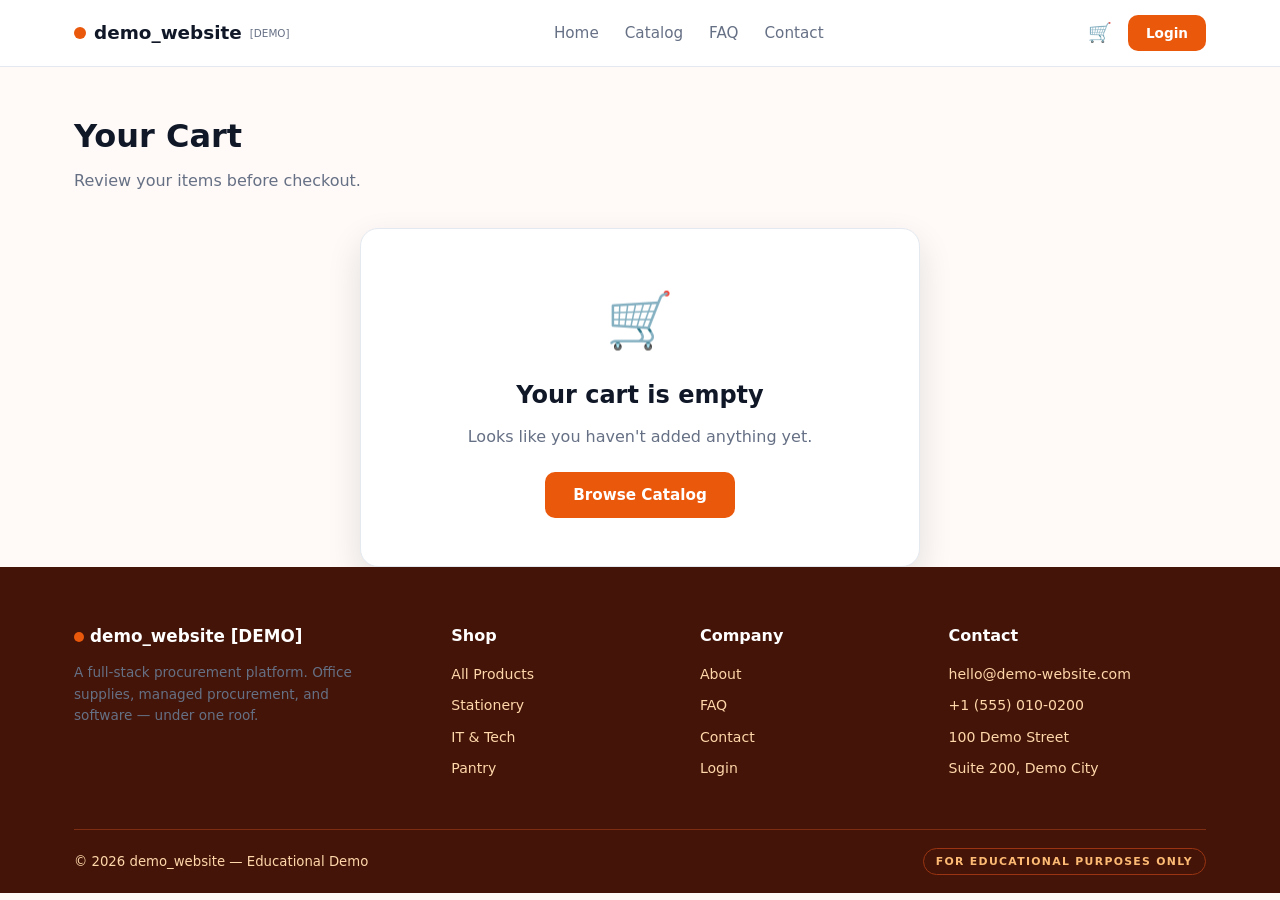
<file: cart.html>
<!DOCTYPE html>
<html lang="en">
<head>
<meta charset="UTF-8">
<meta name="viewport" content="width=device-width, initial-scale=1.0">
<title>Cart — demo_website</title>
<meta name="description" content="Your shopping cart on the demo_website educational demo.">
<link rel="stylesheet" href="css/styles.css">
</head>
<body>
<div id="nav-placeholder"></div>

<section class="page-head">
  <div class="container">
    <h1 class="section-title">Your Cart</h1>
    <p class="section-sub">Review your items before checkout.</p>
    <div id="cart-content"></div>
  </div>
</section>

<div id="footer-placeholder"></div>
<script src="js/data.js"></script>
<script src="js/auth.js"></script>
<script src="js/cart.js"></script>
<script src="js/app.js"></script>
<script>
function renderCart(){
  const el=document.getElementById("cart-content");
  const items=Cart.itemsWithProducts();
  if(items.length===0){
    el.innerHTML=`
    <div class="success-panel">
      <div class="big">🛒</div>
      <h2>Your cart is empty</h2>
      <p class="muted" style="margin:10px 0 22px">Looks like you haven't added anything yet.</p>
      <a href="catalog.html" class="btn btn-primary">Browse Catalog</a>
    </div>`;
    return;
  }
  const rows=items.map(i=>`
    <div class="cart-item">
      <div class="emoji">${i.product.emoji}</div>
      <div class="info">
        <h4>${i.product.name}</h4>
        <span class="muted">${i.product.category} · ${formatPrice(i.product.price)} each</span>
      </div>
      <div style="display:flex;align-items:center;gap:10px">
        <button class="qty-btn" onclick="setQty(${i.productId},${i.qty-1})">−</button>
        <span style="font-weight:700;min-width:22px;text-align:center">${i.qty}</span>
        <button class="qty-btn" onclick="setQty(${i.productId},${i.qty+1})">+</button>
      </div>
      <div style="font-weight:800;min-width:90px;text-align:right">${formatPrice(i.product.price*i.qty)}</div>
      <button class="link-danger" onclick="removeItem(${i.productId})">✕ Remove</button>
    </div>`).join("");
  el.innerHTML=`
  <div class="cart-layout">
    <div>${rows}</div>
    <div class="summary card" style="padding:26px">
      <h3 style="margin-bottom:14px">Order Summary</h3>
      <div class="sum-row"><span>Items</span><span>${Cart.count()}</span></div>
      <div class="sum-row"><span>Subtotal</span><span>${formatPrice(Cart.total())}</span></div>
      <div class="sum-row"><span>Delivery</span><span class="muted">Free</span></div>
      <div class="sum-row total"><span>Total</span><span>${formatPrice(Cart.total())}</span></div>
      <a href="checkout.html" class="btn btn-primary btn-block mt-20">Proceed to Checkout</a>
      <button class="btn btn-secondary btn-block mt-20" onclick="clearCart()">Clear Cart</button>
    </div>
  </div>`;
}
function setQty(id,qty){Cart.updateQty(id,qty);renderCart()}
function removeItem(id){Cart.remove(id);toast("Item removed");renderCart()}
function clearCart(){Cart.clear();renderCart();toast("Cart cleared")}

renderCart();
</script>
</body>
</html>
</file>
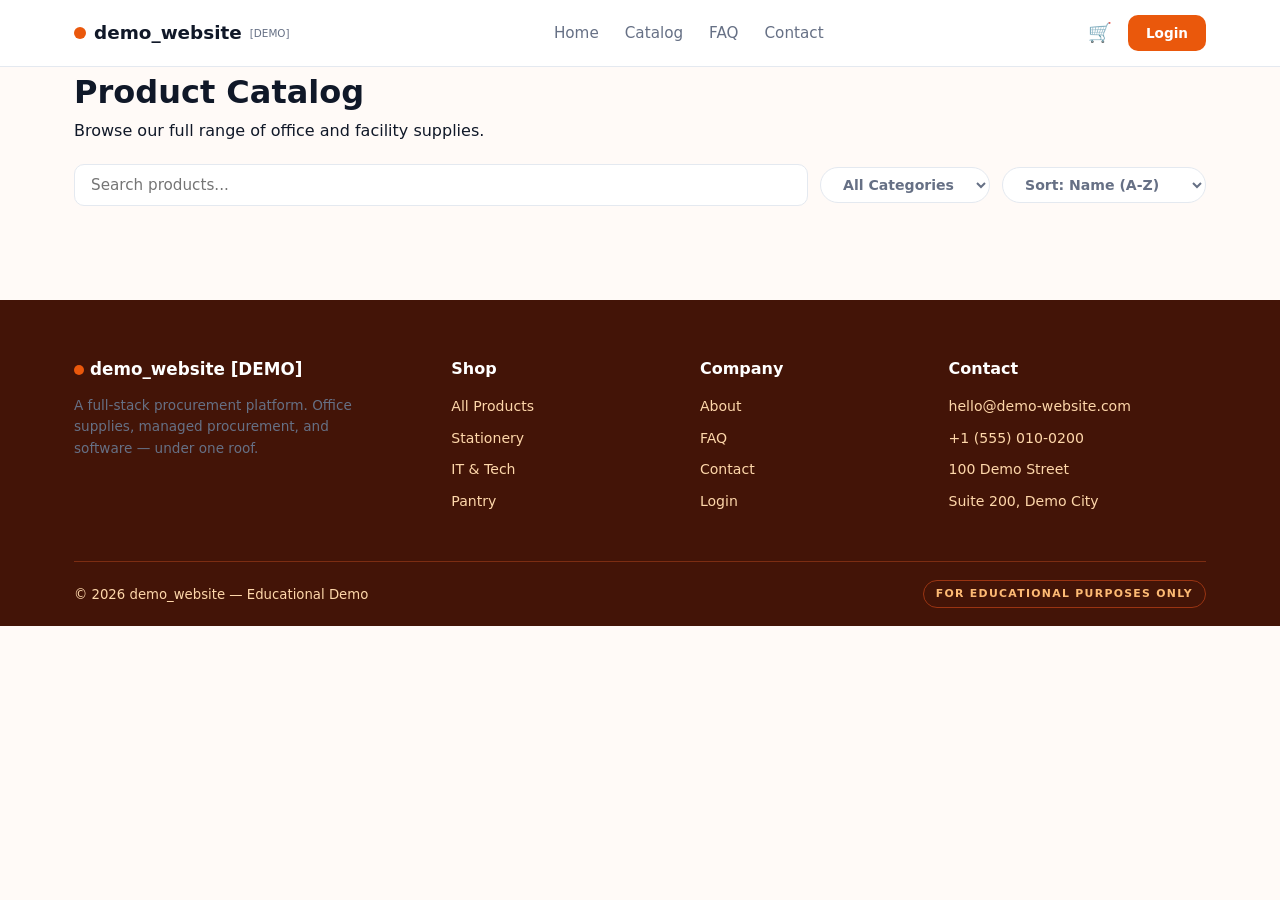
<file: catalog.html>
<!DOCTYPE html>
<html lang="en">
<head>
<meta charset="UTF-8">
<meta name="viewport" content="width=device-width, initial-scale=1.0">
<title>Catalog — demo_website</title>
<link rel="stylesheet" href="css/styles.css">
<style>.product-card .product-img{height:180px !important}.product-card .product-img img{width:100%;height:100%;object-fit:cover}</style>
</head>
<body>
<div id="nav-placeholder"></div>
<div class="page-header">
  <div class="container">
    <h1>Product Catalog</h1>
    <p>Browse our full range of office and facility supplies.</p>
  </div>
</div>
<section style="padding-top:20px">
  <div class="container">
    <div class="toolbar">
      <input type="text" class="search-input" id="search-input" placeholder="Search products..." oninput="renderCatalog()">
      <select class="chip" id="cat-filter" onchange="renderCatalog()" style="border:1.5px solid var(--border)">
        <option value="">All Categories</option>
      </select>
      <select class="chip" id="sort-filter" onchange="renderCatalog()" style="border:1.5px solid var(--border)">
        <option value="name">Sort: Name (A-Z)</option>
        <option value="price-low">Price: Low to High</option>
        <option value="price-high">Price: High to Low</option>
      </select>
    </div>
    <div class="grid grid-4" id="catalog-grid"></div>
    <div class="empty-state" id="no-results" style="display:none;padding:60px 20px;text-align:center;color:var(--text-dim)">
      <div style="font-size:3rem;margin-bottom:16px">🔍</div>
      <p>No products found. Try a different search or filter.</p>
    </div>
  </div>
</section>
<script>
const PRODUCT_IMAGES={"1": "https://images.unsplash.com/photo-1583485088034-697b5bc36b92?w=600&q=80&auto=format&fit=crop", "2": "https://images.unsplash.com/photo-1583485088034-697b5bc36b92?w=600&q=80&auto=format&fit=crop", "3": "https://images.unsplash.com/photo-1583485088034-697b5bc36b92?w=600&q=80&auto=format&fit=crop", "4": "https://images.unsplash.com/photo-1585421514738-01798e348b17?w=600&q=80&auto=format&fit=crop", "5": "https://images.unsplash.com/photo-1585421514738-01798e348b17?w=600&q=80&auto=format&fit=crop", "6": "https://images.unsplash.com/photo-1585421514738-01798e348b17?w=600&q=80&auto=format&fit=crop", "7": "https://images.unsplash.com/photo-1588872657578-7efd1f1555ed?w=600&q=80&auto=format&fit=crop", "8": "https://images.unsplash.com/photo-1527864550417-7fd91fc51a46?w=600&q=80&auto=format&fit=crop", "9": "https://images.unsplash.com/photo-1587829741301-dc798b83add3?w=600&q=80&auto=format&fit=crop", "10": "https://images.unsplash.com/photo-1583485088034-697b5bc36b92?w=600&q=80&auto=format&fit=crop", "11": "https://images.unsplash.com/photo-1597318181409-cf64d0b5d8a2?w=600&q=80&auto=format&fit=crop", "12": "https://images.unsplash.com/photo-1559056199-641a0ac8b55e?w=600&q=80&auto=format&fit=crop", "13": "https://images.unsplash.com/photo-1513885535751-8b9238fd3c42?w=600&q=80&auto=format&fit=crop", "14": "https://images.unsplash.com/photo-1531346878377-a5be20888e57?w=600&q=80&auto=format&fit=crop", "15": "https://images.unsplash.com/photo-1507473885765-e6ed057f782c?w=600&q=80&auto=format&fit=crop", "16": "https://images.unsplash.com/photo-1580480045273-3611478254b4?w=600&q=80&auto=format&fit=crop"};
function initFilters(){
  const sel=document.getElementById("cat-filter");
  CATEGORIES.forEach(c=>{const o=document.createElement("option");o.value=c;o.textContent=c;sel.appendChild(o)});
  const params=new URLSearchParams(window.location.search);
  const cat=params.get("cat");
  if(cat){sel.value=cat;renderCatalog()}
}
function renderCatalog(){
  const search=document.getElementById("search-input").value.toLowerCase();
  const cat=document.getElementById("cat-filter").value;
  const sort=document.getElementById("sort-filter").value;
  let items=PRODUCTS.filter(p=>
    (!search||p.name.toLowerCase().includes(search)||p.category.toLowerCase().includes(search))&&
    (!cat||p.category===cat)
  );
  if(sort==="name")items.sort((a,b)=>a.name.localeCompare(b.name));
  else if(sort==="price-low")items.sort((a,b)=>a.price-b.price);
  else if(sort==="price-high")items.sort((a,b)=>b.price-a.price);
  const grid=document.getElementById("catalog-grid");
  const empty=document.getElementById("no-results");
  if(items.length===0){grid.innerHTML="";empty.style.display="block";return}
  empty.style.display="none";
  grid.innerHTML=items.map(p=>`
    <a href="product.html?id=${p.id}" class="product-card">
      <div class="product-img">${PRODUCT_IMAGES[p.id]?`<img src="${PRODUCT_IMAGES[p.id]}" alt="${p.name}" loading="lazy">`:p.emoji}</div>
      <div class="product-body">
        <span class="product-cat">${p.category}</span>
        <h3>${p.name}</h3>
        <div class="price">${formatPrice(p.price)}</div>
        <div class="stock ${p.stock>0?'in':''}">${p.stock>0?'✓ In stock ('+p.stock+')':'✗ Out of stock'}</div>
      </div>
    </a>
  `).join("");
}
initFilters();
renderCatalog();
</script>
<div id="footer-placeholder"></div>
<script src="js/data.js"></script>
<script src="js/auth.js"></script>
<script src="js/cart.js"></script>
<script src="js/app.js"></script>
</body>
</html>
</file>
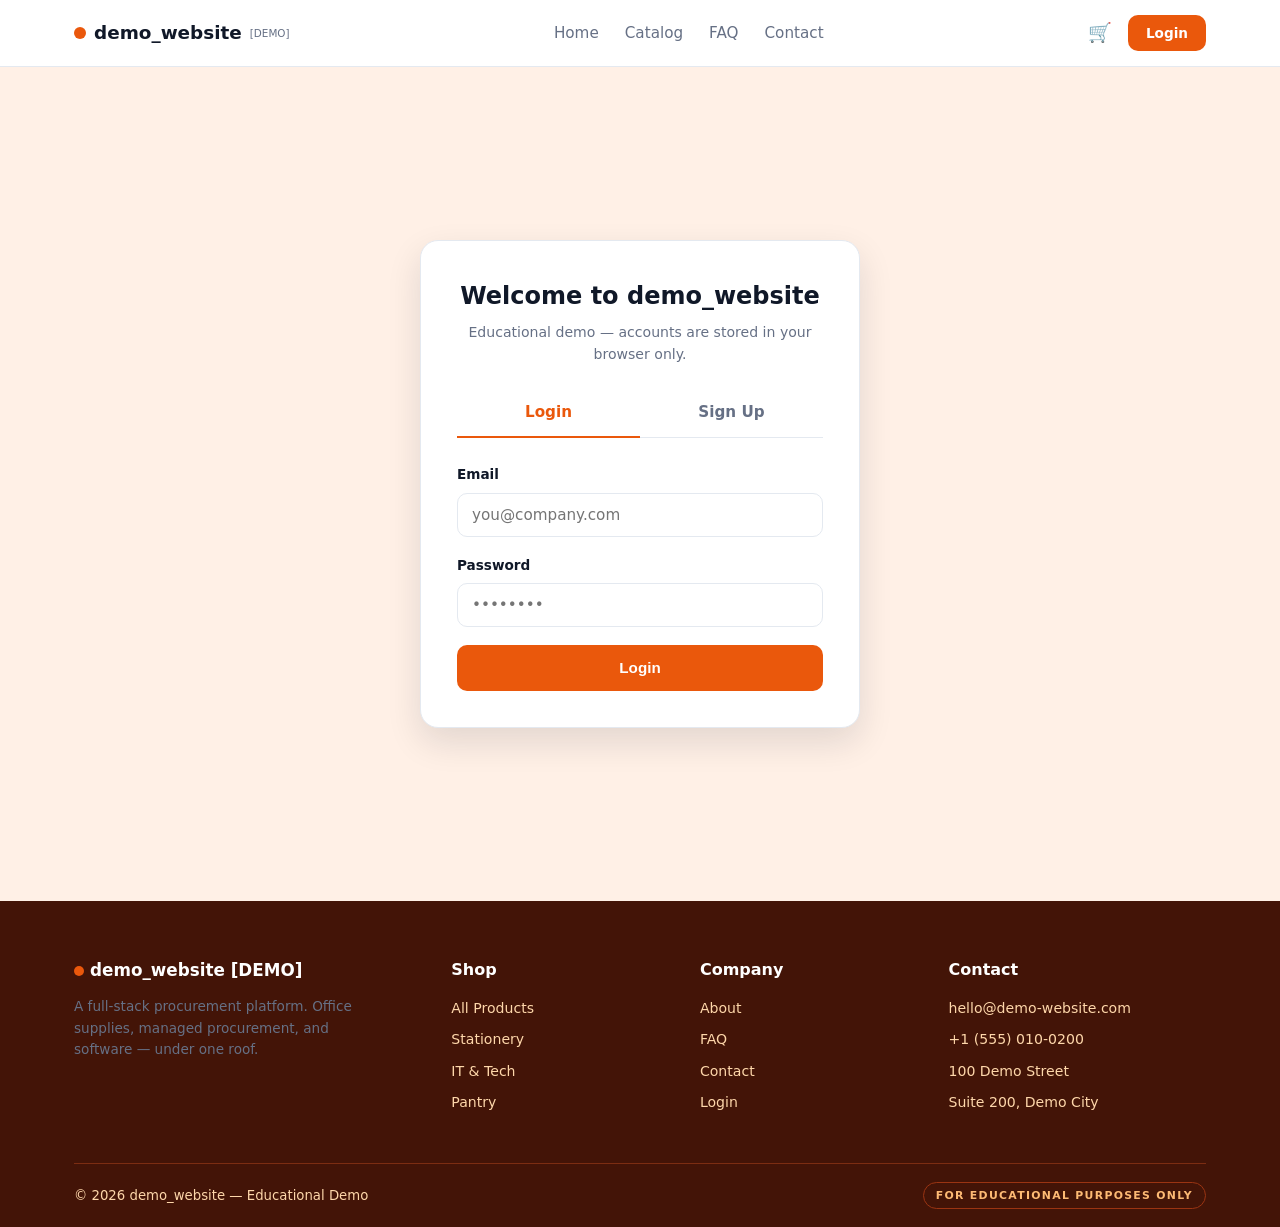
<file: checkout.html>
<!DOCTYPE html>
<html lang="en">
<head>
<meta charset="UTF-8">
<meta name="viewport" content="width=device-width, initial-scale=1.0">
<title>Checkout — demo_website</title>
<meta name="description" content="Checkout page for the demo_website educational demo.">
<link rel="stylesheet" href="css/styles.css">
</head>
<body>
<div id="nav-placeholder"></div>

<section class="page-head">
  <div class="container">
    <h1 class="section-title">Checkout</h1>
    <p class="section-sub">Confirm your shipping details and place your order.</p>
    <div id="checkout-content"></div>
  </div>
</section>

<div id="footer-placeholder"></div>
<script src="js/data.js"></script>
<script src="js/auth.js"></script>
<script src="js/cart.js"></script>
<script src="js/app.js"></script>
<script>
if(Auth.requireAuth()){
  const items=Cart.itemsWithProducts();
  const content=document.getElementById("checkout-content");
  if(items.length===0){
    content.innerHTML=`
    <div class="success-panel">
      <div class="big">🛒</div>
      <h2>Nothing to check out</h2>
      <p class="muted" style="margin:10px 0 22px">Your cart is empty — add some products first.</p>
      <a href="catalog.html" class="btn btn-primary">Browse Catalog</a>
    </div>`;
  }else{
    content.innerHTML=`
    <div class="cart-layout">
      <div class="card" style="padding:28px">
        <h3 style="margin-bottom:20px">Shipping & Billing</h3>
        <form onsubmit="return placeOrder(event)">
          <div class="form-row">
            <div class="form-group"><label>Company / Full Name</label><input type="text" required placeholder="Acme Corp"></div>
            <div class="form-group"><label>Phone</label><input type="tel" required placeholder="+1 555 010 0200"></div>
          </div>
          <div class="form-group"><label>Street Address</label><input type="text" required placeholder="Street and number"></div>
          <div class="form-row">
            <div class="form-group"><label>City</label><input type="text" required placeholder="Demo City"></div>
            <div class="form-group"><label>ZIP / PIN</label><input type="text" required placeholder="00000"></div>
          </div>
          <div class="form-group"><label>Payment Method</label>
            <select><option>Pay on invoice (Net 30)</option><option>Credit account (demo)</option></select>
          </div>
          <button type="submit" class="btn btn-primary btn-block">Place Order — ${formatPrice(Cart.total())}</button>
          <p class="muted" style="font-size:.8rem;margin-top:12px;text-align:center">Educational demo — no payment is processed and no goods are shipped.</p>
        </form>
      </div>
      <div class="summary card" style="padding:26px">
        <h3 style="margin-bottom:14px">Order Summary</h3>
        ${items.map(i=>`<div class="sum-row"><span class="muted">${i.qty} × ${i.product.name}</span><span>${formatPrice(i.product.price*i.qty)}</span></div>`).join("")}
        <div class="sum-row total"><span>Total</span><span>${formatPrice(Cart.total())}</span></div>
      </div>
    </div>`;
  }
}

function placeOrder(e){
  e.preventDefault();
  const orders=JSON.parse(localStorage.getItem("dw_orders")||"[]");
  const order={
    id:"ORD-"+(3000+orders.length+1),
    date:new Date().toISOString().slice(0,10),
    status:"confirmed",
    items:Cart.get(),
    total:Cart.total()
  };
  orders.push(order);
  localStorage.setItem("dw_orders",JSON.stringify(orders));
  Cart.clear();
  toast("Order "+order.id+" placed successfully!");
  document.getElementById("checkout-content").innerHTML=`
  <div class="success-panel">
    <div class="big">✅</div>
    <h2>Order confirmed!</h2>
    <p class="muted" style="margin:10px 0 6px">Your order <strong>${order.id}</strong> for <strong>${formatPrice(order.total)}</strong> has been placed.</p>
    <p class="muted" style="font-size:.85rem;margin-bottom:26px">This is an educational demo — no payment was processed and nothing will be shipped.</p>
    <a href="dashboard.html" class="btn btn-primary">View Dashboard</a>
    <a href="catalog.html" class="btn btn-secondary" style="margin-top:10px">Continue Shopping</a>
  </div>`;
  return false;
}
</script>
</body>
</html>
</file>
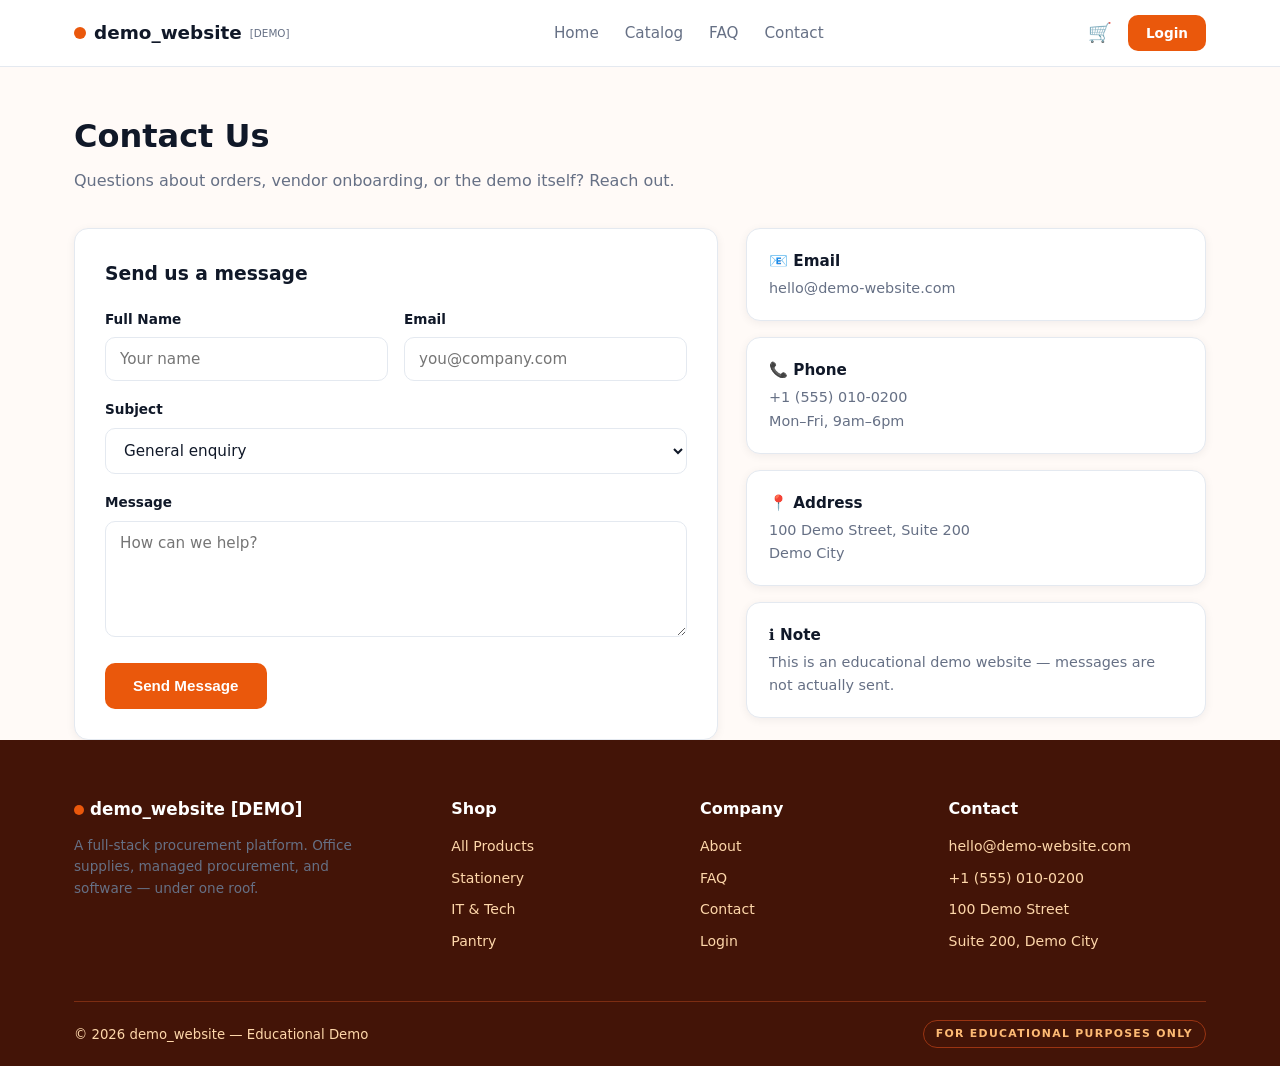
<file: contact.html>
<!DOCTYPE html>
<html lang="en">
<head>
<meta charset="UTF-8">
<meta name="viewport" content="width=device-width, initial-scale=1.0">
<title>Contact — demo_website</title>
<meta name="description" content="Contact the demo_website team.">
<link rel="stylesheet" href="css/styles.css">
</head>
<body>
<div id="nav-placeholder"></div>

<section class="page-head">
  <div class="container">
    <h1 class="section-title">Contact Us</h1>
    <p class="section-sub">Questions about orders, vendor onboarding, or the demo itself? Reach out.</p>
    <div class="contact-grid">
      <div class="card" style="padding:30px">
        <h3 style="margin-bottom:20px">Send us a message</h3>
        <form onsubmit="return sendMessage(event)">
          <div class="form-row">
            <div class="form-group"><label>Full Name</label><input type="text" required placeholder="Your name"></div>
            <div class="form-group"><label>Email</label><input type="email" required placeholder="you@company.com"></div>
          </div>
          <div class="form-group"><label>Subject</label>
            <select>
              <option>General enquiry</option>
              <option>Order support</option>
              <option>Vendor onboarding</option>
              <option>Feedback</option>
            </select>
          </div>
          <div class="form-group"><label>Message</label><textarea rows="5" required placeholder="How can we help?"></textarea></div>
          <button type="submit" class="btn btn-primary">Send Message</button>
        </form>
      </div>
      <div class="contact-info">
        <div class="card"><h4>📧 Email</h4><p>hello@demo-website.com</p></div>
        <div class="card"><h4>📞 Phone</h4><p>+1 (555) 010-0200<br>Mon–Fri, 9am–6pm</p></div>
        <div class="card"><h4>📍 Address</h4><p>100 Demo Street, Suite 200<br>Demo City</p></div>
        <div class="card"><h4>ℹ️ Note</h4><p>This is an educational demo website — messages are not actually sent.</p></div>
      </div>
    </div>
  </div>
</section>

<div id="footer-placeholder"></div>
<script src="js/data.js"></script>
<script src="js/auth.js"></script>
<script src="js/cart.js"></script>
<script src="js/app.js"></script>
<script>
function sendMessage(e){e.preventDefault();e.target.reset();toast("Thanks! Your message has been sent (demo only).");return false}
</script>
</body>
</html>
</file>
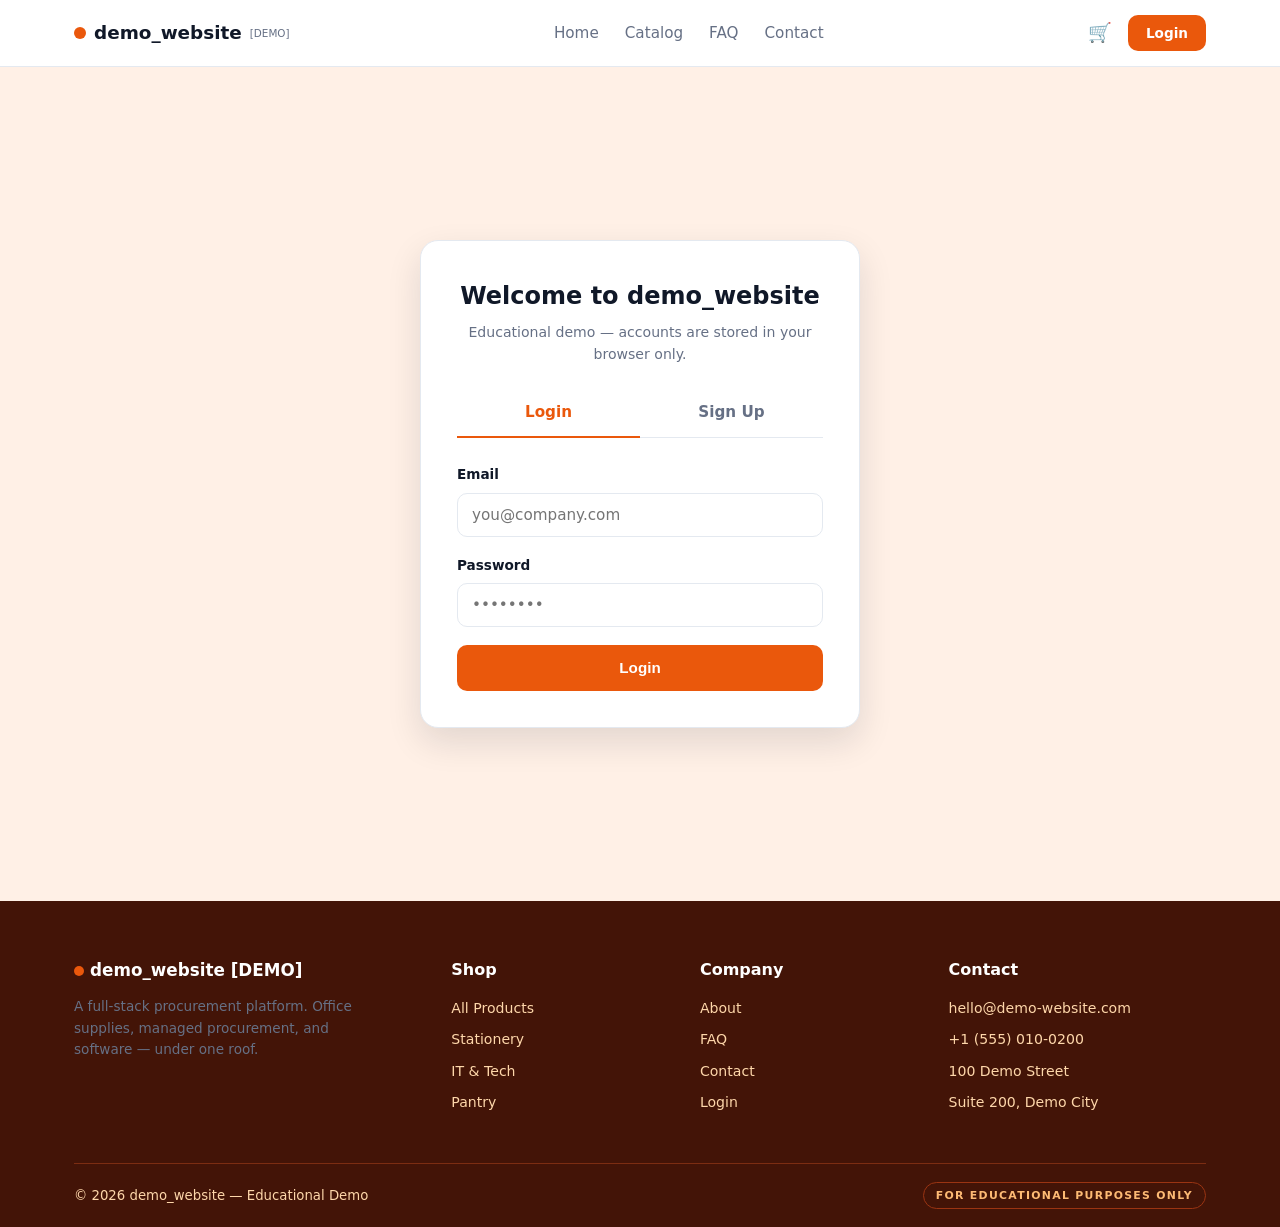
<file: dashboard.html>
<!DOCTYPE html>
<html lang="en">
<head>
<meta charset="UTF-8">
<meta name="viewport" content="width=device-width, initial-scale=1.0">
<title>Dashboard — demo_website</title>
<meta name="description" content="Buyer dashboard for the demo_website educational demo.">
<link rel="stylesheet" href="css/styles.css">
</head>
<body>
<div id="nav-placeholder"></div>

<section class="page-head">
  <div class="container">
    <h1 class="section-title" id="welcome-title">Dashboard</h1>
    <p class="section-sub" id="welcome-sub">Your orders, invoices, and account overview.</p>
    <div class="stat-cards" id="stats"></div>
    <div class="panel">
      <h3>My Orders</h3>
      <div class="table-wrap">
        <table>
          <thead><tr><th>Order ID</th><th>Date</th><th>Items</th><th>Total</th><th>Status</th></tr></thead>
          <tbody id="orders-body"></tbody>
        </table>
      </div>
    </div>
    <div class="panel">
      <h3>Invoices</h3>
      <div class="table-wrap">
        <table>
          <thead><tr><th>Invoice</th><th>Order</th><th>Date</th><th>Amount</th><th>Status</th></tr></thead>
          <tbody id="invoices-body"></tbody>
        </table>
      </div>
    </div>
  </div>
</section>

<div id="footer-placeholder"></div>
<script src="js/data.js"></script>
<script src="js/auth.js"></script>
<script src="js/cart.js"></script>
<script src="js/app.js"></script>
<script>
if(Auth.requireAuth()){
  const user=Auth.currentUser();
  document.getElementById("welcome-title").textContent="Welcome back, "+user.name.split(" ")[0]+"!";
  const myOrders=JSON.parse(localStorage.getItem("dw_orders")||"[]");
  const orders=myOrders.concat(SAMPLE_ORDERS);
  const spend=orders.reduce((s,o)=>s+o.total,0);
  const delivered=orders.filter(o=>o.status==="delivered").length;
  document.getElementById("stats").innerHTML=`
    <div class="stat"><div class="num">${orders.length}</div><div class="label">Total orders</div></div>
    <div class="stat"><div class="num">${delivered}</div><div class="label">Delivered</div></div>
    <div class="stat"><div class="num">${SAMPLE_INVOICES.filter(i=>i.status==="pending").length}</div><div class="label">Pending invoices</div></div>
    <div class="stat"><div class="num">${formatPrice(spend)}</div><div class="label">Total spend</div></div>`;
  document.getElementById("orders-body").innerHTML=orders.map(o=>`
    <tr><td><strong>${o.id}</strong></td><td>${o.date}</td><td>${o.items.reduce((s,i)=>s+i.qty,0)}</td><td>${formatPrice(o.total)}</td><td><span class="status status-${o.status}">${o.status}</span></td></tr>`).join("");
  document.getElementById("invoices-body").innerHTML=SAMPLE_INVOICES.map(i=>`
    <tr><td><strong>${i.id}</strong></td><td>${i.orderId}</td><td>${i.date}</td><td>${formatPrice(i.amount)}</td><td><span class="status status-${i.status}">${i.status}</span></td></tr>`).join("");
}
</script>
</body>
</html>
</file>
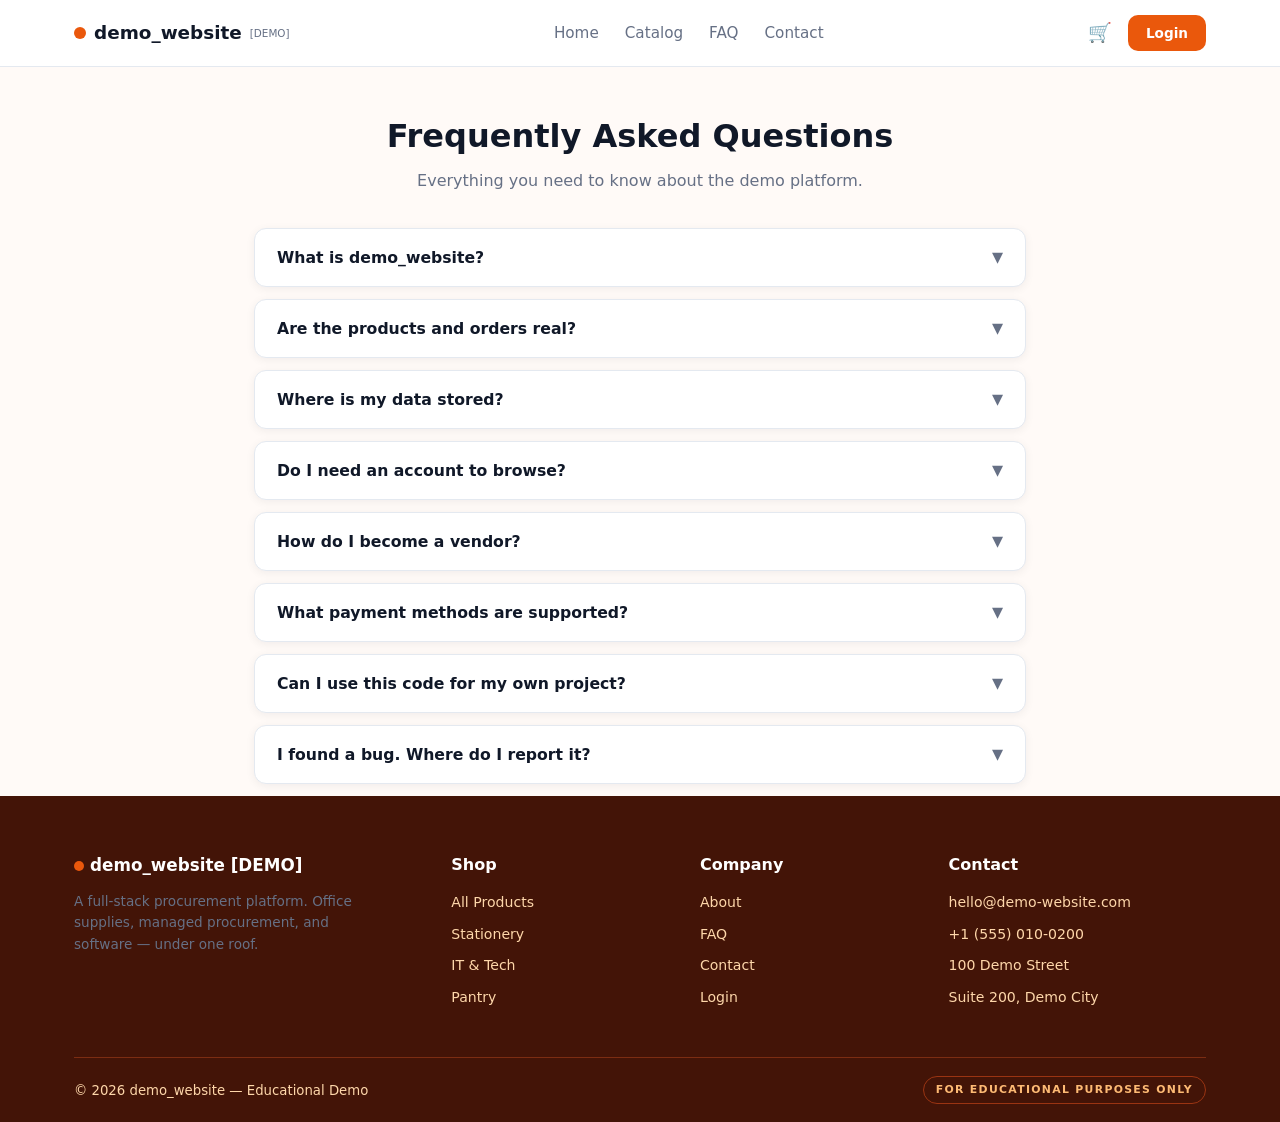
<file: faq.html>
<!DOCTYPE html>
<html lang="en">
<head>
<meta charset="UTF-8">
<meta name="viewport" content="width=device-width, initial-scale=1.0">
<title>FAQ — demo_website</title>
<meta name="description" content="Frequently asked questions about the demo_website educational demo.">
<link rel="stylesheet" href="css/styles.css">
</head>
<body>
<div id="nav-placeholder"></div>

<section class="page-head">
  <div class="container" style="max-width:820px">
    <h1 class="section-title" style="text-align:center">Frequently Asked Questions</h1>
    <p class="section-sub" style="text-align:center">Everything you need to know about the demo platform.</p>
    <div id="faq-list"></div>
  </div>
</section>

<div id="footer-placeholder"></div>
<script src="js/data.js"></script>
<script src="js/auth.js"></script>
<script src="js/cart.js"></script>
<script src="js/app.js"></script>
<script>
const FAQS=[
  ["What is demo_website?","demo_website is an educational demo of a B2B office supplies and managed procurement platform. It demonstrates catalog browsing, a shopping cart, checkout, a buyer dashboard, and a vendor order-management portal — running entirely in the browser."],
  ["Are the products and orders real?","No. Everything on this site is mock data. Products, prices, stock levels, orders, and invoices are sample records. No payment is processed and no goods are shipped."],
  ["Where is my data stored?","All accounts, carts, and orders are stored in your browser's localStorage. Nothing is sent to a server. Clearing your browser data will reset the demo."],
  ["Do I need an account to browse?","No — browsing the catalog and product pages is open to everyone. An account is only needed for checkout and the buyer dashboard."],
  ["How do I become a vendor?","Sign up from the login page and choose the 'Vendor' account type. You will get access to the Vendor Portal, where you can view sample orders and advance their status."],
  ["What payment methods are supported?","For the demo, checkout records an order against a mock invoice. No card details are collected and no payment gateway is involved."],
  ["Can I use this code for my own project?","Yes — this is an educational demo. Feel free to study, reuse, and extend the HTML, CSS, and JavaScript for learning purposes."],
  ["I found a bug. Where do I report it?","Use the contact form or email hello@demo-website.com. Feedback is welcome, though this is a demo project and fixes are best-effort."]
];
document.getElementById("faq-list").innerHTML=FAQS.map((f,i)=>`
  <div class="faq-item" id="faq-${i}">
    <button class="faq-q" onclick="toggleFaq(${i})">${f[0]}<span class="chev">▼</span></button>
    <div class="faq-a"><div class="faq-a-inner">${f[1]}</div></div>
  </div>`).join("");
function toggleFaq(i){document.getElementById("faq-"+i).classList.toggle("open")}
</script>
</body>
</html>
</file>
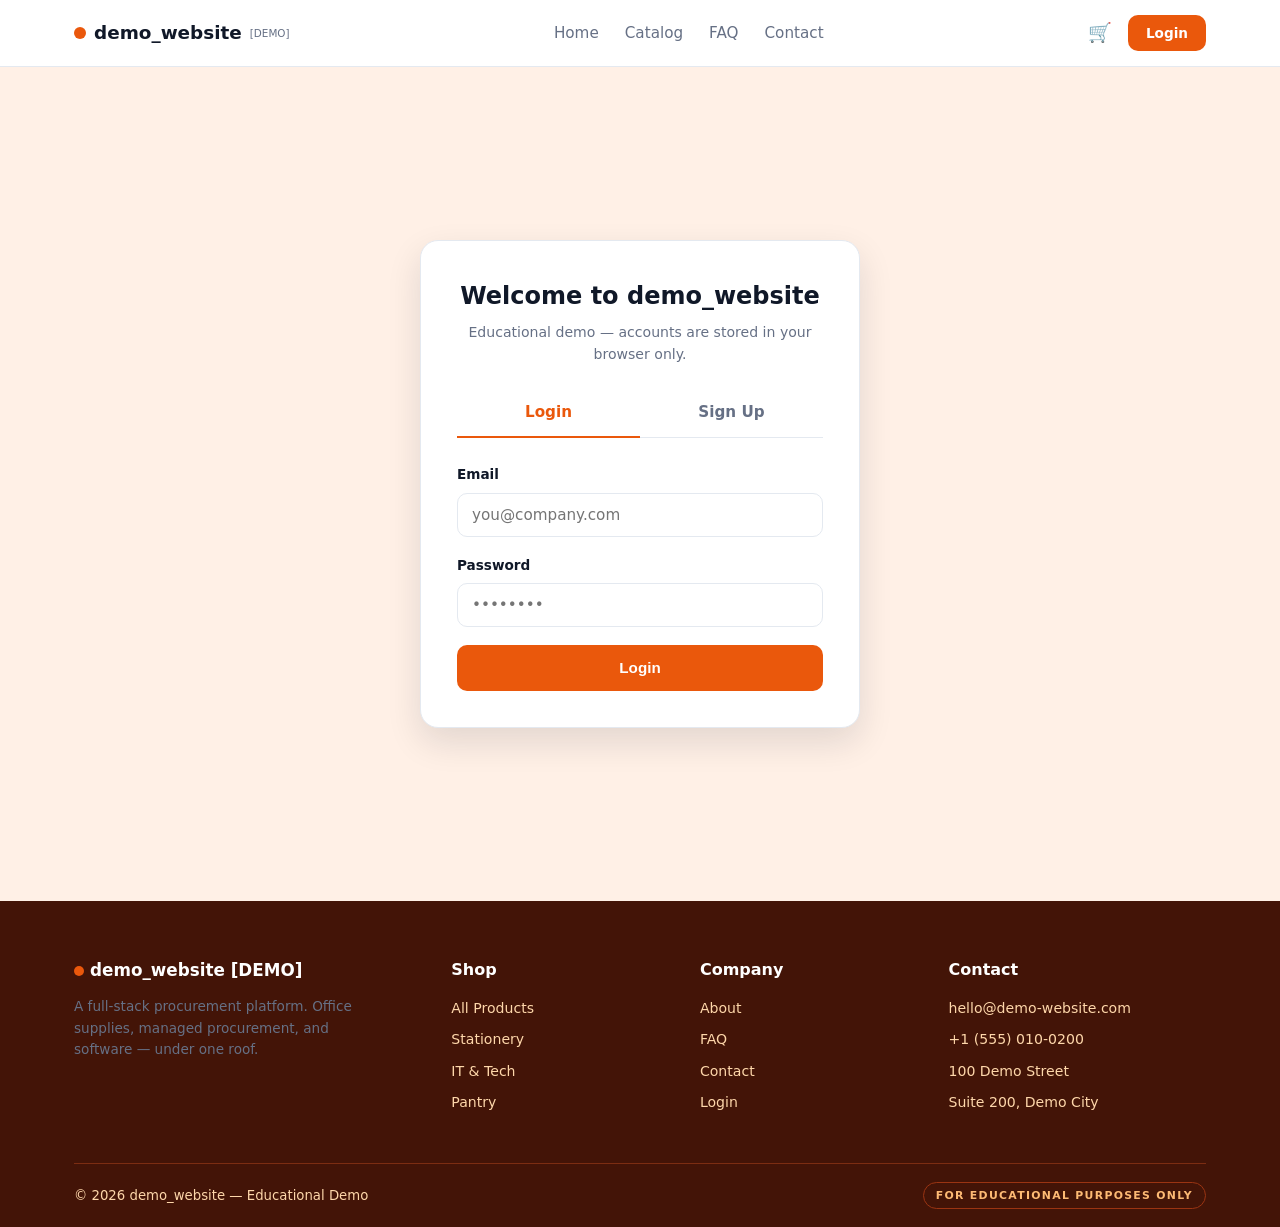
<file: login.html>
<!DOCTYPE html>
<html lang="en">
<head>
<meta charset="UTF-8">
<meta name="viewport" content="width=device-width, initial-scale=1.0">
<title>Login — demo_website</title>
<meta name="description" content="Login or create an account on the demo_website educational demo.">
<link rel="stylesheet" href="css/styles.css">
</head>
<body>
<div id="nav-placeholder"></div>

<div class="auth-wrap">
  <div class="auth-card">
    <h2 style="text-align:center;margin-bottom:6px">Welcome to demo_website</h2>
    <p class="muted" style="text-align:center;font-size:.88rem;margin-bottom:22px">Educational demo — accounts are stored in your browser only.</p>
    <div class="auth-tabs">
      <div class="auth-tab active" id="tab-login" onclick="switchTab('login')">Login</div>
      <div class="auth-tab" id="tab-signup" onclick="switchTab('signup')">Sign Up</div>
    </div>
    <div class="form-error" id="auth-error"></div>
    <form id="form-login" onsubmit="return doLogin(event)">
      <div class="form-group"><label>Email</label><input type="email" id="login-email" required placeholder="you@company.com"></div>
      <div class="form-group"><label>Password</label><input type="password" id="login-password" required placeholder="••••••••"></div>
      <button type="submit" class="btn btn-primary btn-block">Login</button>
    </form>
    <form id="form-signup" style="display:none" onsubmit="return doSignup(event)">
      <div class="form-group"><label>Full Name</label><input type="text" id="su-name" required placeholder="Priya Sharma"></div>
      <div class="form-group"><label>Email</label><input type="email" id="su-email" required placeholder="you@company.com"></div>
      <div class="form-group"><label>Password</label><input type="password" id="su-password" required minlength="6" placeholder="Min 6 characters"></div>
      <div class="form-group"><label>Account Type</label>
        <select id="su-role">
          <option value="buyer">Buyer — order office supplies</option>
          <option value="vendor">Vendor — sell on the marketplace</option>
        </select>
      </div>
      <button type="submit" class="btn btn-primary btn-block">Create Account</button>
    </form>
  </div>
</div>

<div id="footer-placeholder"></div>
<script src="js/data.js"></script>
<script src="js/auth.js"></script>
<script src="js/cart.js"></script>
<script src="js/app.js"></script>
<script>
function switchTab(t){
  document.getElementById("tab-login").classList.toggle("active",t==="login");
  document.getElementById("tab-signup").classList.toggle("active",t==="signup");
  document.getElementById("form-login").style.display=t==="login"?"block":"none";
  document.getElementById("form-signup").style.display=t==="signup"?"block":"none";
  hideErrors();
}
function showError(msg){const e=document.getElementById("auth-error");e.textContent=msg;e.style.display="block"}
function hideErrors(){document.getElementById("auth-error").style.display="none"}

function doLogin(e){
  e.preventDefault();hideErrors();
  const r=Auth.login(document.getElementById("login-email").value.trim(),document.getElementById("login-password").value);
  if(!r.ok){showError(r.error);return false}
  toast("Welcome back, "+r.user.name.split(" ")[0]+"!");
  setTimeout(()=>{window.location.href=r.user.role==="vendor"?"vendor.html":"dashboard.html"},700);
  return false;
}
function doSignup(e){
  e.preventDefault();hideErrors();
  const name=document.getElementById("su-name").value.trim();
  const email=document.getElementById("su-email").value.trim();
  const pw=document.getElementById("su-password").value;
  const role=document.getElementById("su-role").value;
  const r=Auth.signup(name,email,pw,role);
  if(!r.ok){showError(r.error);return false}
  toast("Account created — welcome aboard!");
  setTimeout(()=>{window.location.href=role==="vendor"?"vendor.html":"dashboard.html"},700);
  return false;
}
</script>
</body>
</html>
</file>
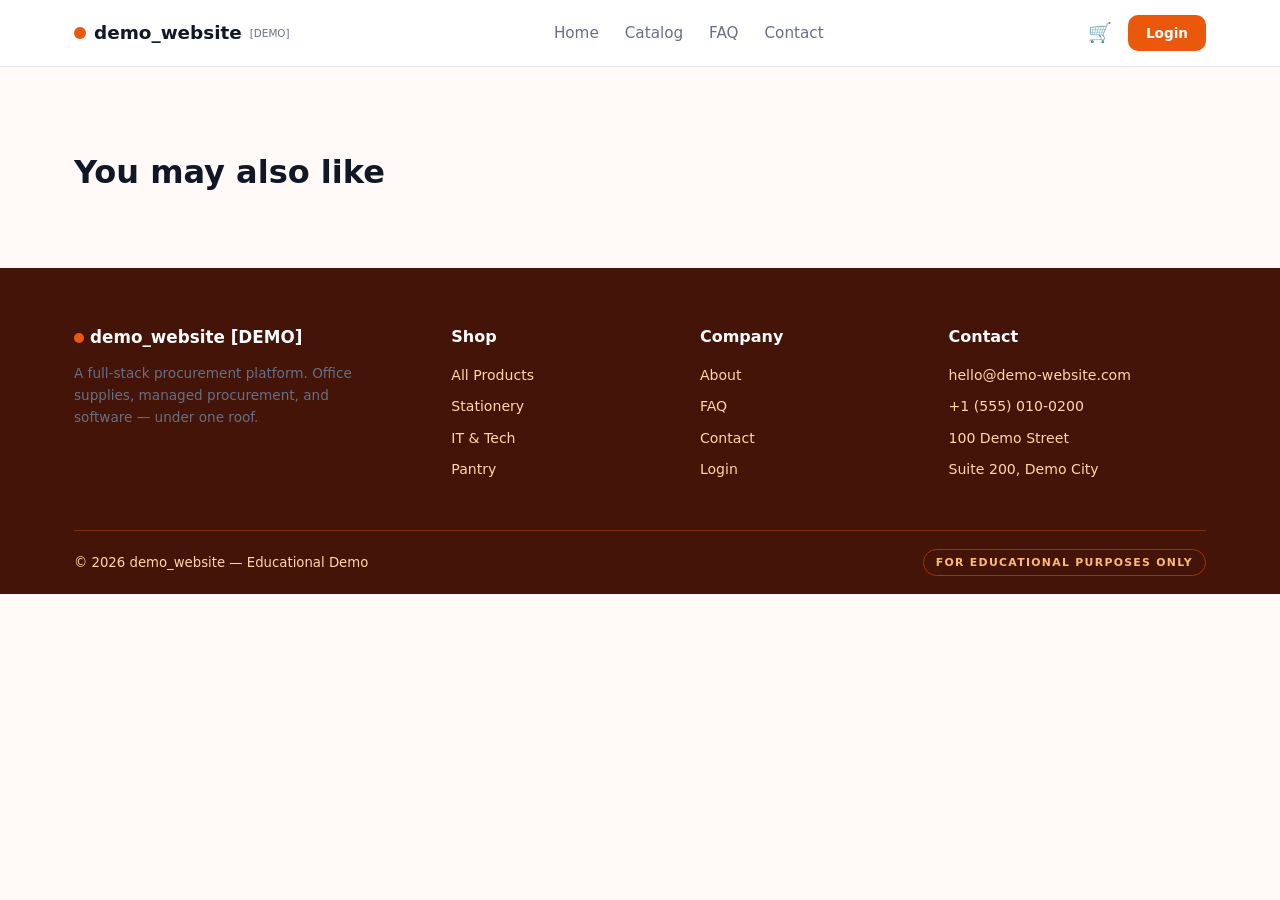
<file: product.html>
<!DOCTYPE html>
<html lang="en">
<head>
<meta charset="UTF-8">
<meta name="viewport" content="width=device-width, initial-scale=1.0">
<title>Product — demo_website</title>
<link rel="stylesheet" href="css/styles.css">
<style>
.product-detail-img{border-radius:var(--radius);overflow:hidden;box-shadow:var(--shadow-lg)}
.product-detail-img img{width:100%;height:380px;object-fit:cover}
@media(max-width:700px){.product-detail{grid-template-columns:1fr!important}}
</style>
</head>
<body>
<div id="nav-placeholder"></div>
<section style="padding:40px 0">
  <div class="container">
    <div id="product-content"></div>
  </div>
</section>
<section style="padding-top:0">
  <div class="container">
    <h2 class="section-title mb-20">You may also like</h2>
    <div class="grid grid-4" id="related-grid"></div>
  </div>
</section>
<script>
const PRODUCT_IMAGES={"1": "https://images.unsplash.com/photo-1583485088034-697b5bc36b92?w=600&q=80&auto=format&fit=crop", "2": "https://images.unsplash.com/photo-1583485088034-697b5bc36b92?w=600&q=80&auto=format&fit=crop", "3": "https://images.unsplash.com/photo-1583485088034-697b5bc36b92?w=600&q=80&auto=format&fit=crop", "4": "https://images.unsplash.com/photo-1585421514738-01798e348b17?w=600&q=80&auto=format&fit=crop", "5": "https://images.unsplash.com/photo-1585421514738-01798e348b17?w=600&q=80&auto=format&fit=crop", "6": "https://images.unsplash.com/photo-1585421514738-01798e348b17?w=600&q=80&auto=format&fit=crop", "7": "https://images.unsplash.com/photo-1588872657578-7efd1f1555ed?w=600&q=80&auto=format&fit=crop", "8": "https://images.unsplash.com/photo-1527864550417-7fd91fc51a46?w=600&q=80&auto=format&fit=crop", "9": "https://images.unsplash.com/photo-1587829741301-dc798b83add3?w=600&q=80&auto=format&fit=crop", "10": "https://images.unsplash.com/photo-1583485088034-697b5bc36b92?w=600&q=80&auto=format&fit=crop", "11": "https://images.unsplash.com/photo-1597318181409-cf64d0b5d8a2?w=600&q=80&auto=format&fit=crop", "12": "https://images.unsplash.com/photo-1559056199-641a0ac8b55e?w=600&q=80&auto=format&fit=crop", "13": "https://images.unsplash.com/photo-1513885535751-8b9238fd3c42?w=600&q=80&auto=format&fit=crop", "14": "https://images.unsplash.com/photo-1531346878377-a5be20888e57?w=600&q=80&auto=format&fit=crop", "15": "https://images.unsplash.com/photo-1507473885765-e6ed057f782c?w=600&q=80&auto=format&fit=crop", "16": "https://images.unsplash.com/photo-1580480045273-3611478254b4?w=600&q=80&auto=format&fit=crop"};
const params=new URLSearchParams(window.location.search);
const productId=parseInt(params.get("id"));
const product=getProduct(productId);
if(!product){
  document.getElementById("product-content").innerHTML='<div class="empty-state"><div style="font-size:3rem">❓</div><p>Product not found.</p><a href="catalog.html" class="btn btn-primary mt-20">Back to Catalog</a></div>';
}else{
  document.title=product.name+" — demo_website";
  const img=PRODUCT_IMAGES[productId];
  document.getElementById("product-content").innerHTML=`
    <div style="display:grid;grid-template-columns:1fr 1fr;gap:44px;align-items:start" class="product-detail">
      <div class="product-detail-img">
        ${img?`<img src="${img}" alt="${product.name}" loading="lazy">`:`<div style="font-size:7rem;height:380px;display:flex;align-items:center;justify-content:center;background:var(--surface)">${product.emoji}</div>`}
      </div>
      <div>
        <span class="badge">${product.category}</span>
        <h1 style="font-size:1.8rem;font-weight:800;margin:12px 0">${product.name}</h1>
        <div style="font-size:2rem;font-weight:800;color:var(--accent);margin-bottom:20px">${formatPrice(product.price)}</div>
        <p style="color:var(--text-mid);margin-bottom:24px">${product.desc}</p>
        <div style="margin-bottom:24px">
          ${product.stock>0?'<span class="status status-confirmed">In Stock ('+product.stock+' available)</span>':'<span class="status status-cancelled">Out of Stock</span>'}
        </div>
        <div style="display:flex;gap:14px;align-items:center;margin:20px 0;flex-wrap:wrap">
          <div class="qty-row" style="margin:0">
            <button class="qty-btn" onclick="changeQty(-1)">−</button>
            <input class="qty-input" type="text" id="qty-display" value="1" readonly>
            <button class="qty-btn" onclick="changeQty(1)">+</button>
          </div>
          <button class="btn btn-primary" onclick="addToCart()" ${product.stock===0?'disabled':''}>🛒 Add to Cart</button>
          <button class="btn btn-secondary" onclick="buyNow()" ${product.stock===0?'disabled':''}>Buy Now</button>
        </div>
        <div style="margin-top:24px;padding:16px;background:var(--card);border-radius:10px;border:1px solid var(--border)">
          <p style="font-size:.85rem;color:var(--text-dim)">🚚 Nationwide delivery in 2-3 business days</p>
          <p style="font-size:.85rem;color:var(--text-dim)">🧾 Tax-compliant invoicing included</p>
          <p style="font-size:.85rem;color:var(--text-dim)">↩️ 7-day return policy</p>
        </div>
      </div>
    </div>
  `;
  const related=PRODUCTS.filter(p=>p.category===product.category&&p.id!==productId).slice(0,4);
  document.getElementById("related-grid").innerHTML=related.map(p=>`
    <a href="product.html?id=${p.id}" class="product-card">
      <div class="product-img" style="height:180px">${PRODUCT_IMAGES[p.id]?`<img src="${PRODUCT_IMAGES[p.id]}" alt="${p.name}" loading="lazy" style="width:100%;height:100%;object-fit:cover">`:p.emoji}</div>
      <div class="product-body">
        <span class="product-cat">${p.category}</span>
        <h3>${p.name}</h3>
        <div class="price">${formatPrice(p.price)}</div>
      </div>
    </a>
  `).join("");
}
let qty=1;
function changeQty(d){qty=Math.max(1,qty+d);document.getElementById("qty-display").value=qty}
function addToCart(){Cart.add(productId,qty);toast("Added "+qty+" × "+product.name+" to cart")}
function buyNow(){Cart.add(productId,qty);window.location.href="checkout.html"}
</script>
<div id="footer-placeholder"></div>
<script src="js/data.js"></script>
<script src="js/auth.js"></script>
<script src="js/cart.js"></script>
<script src="js/app.js"></script>
</body>
</html>
</file>
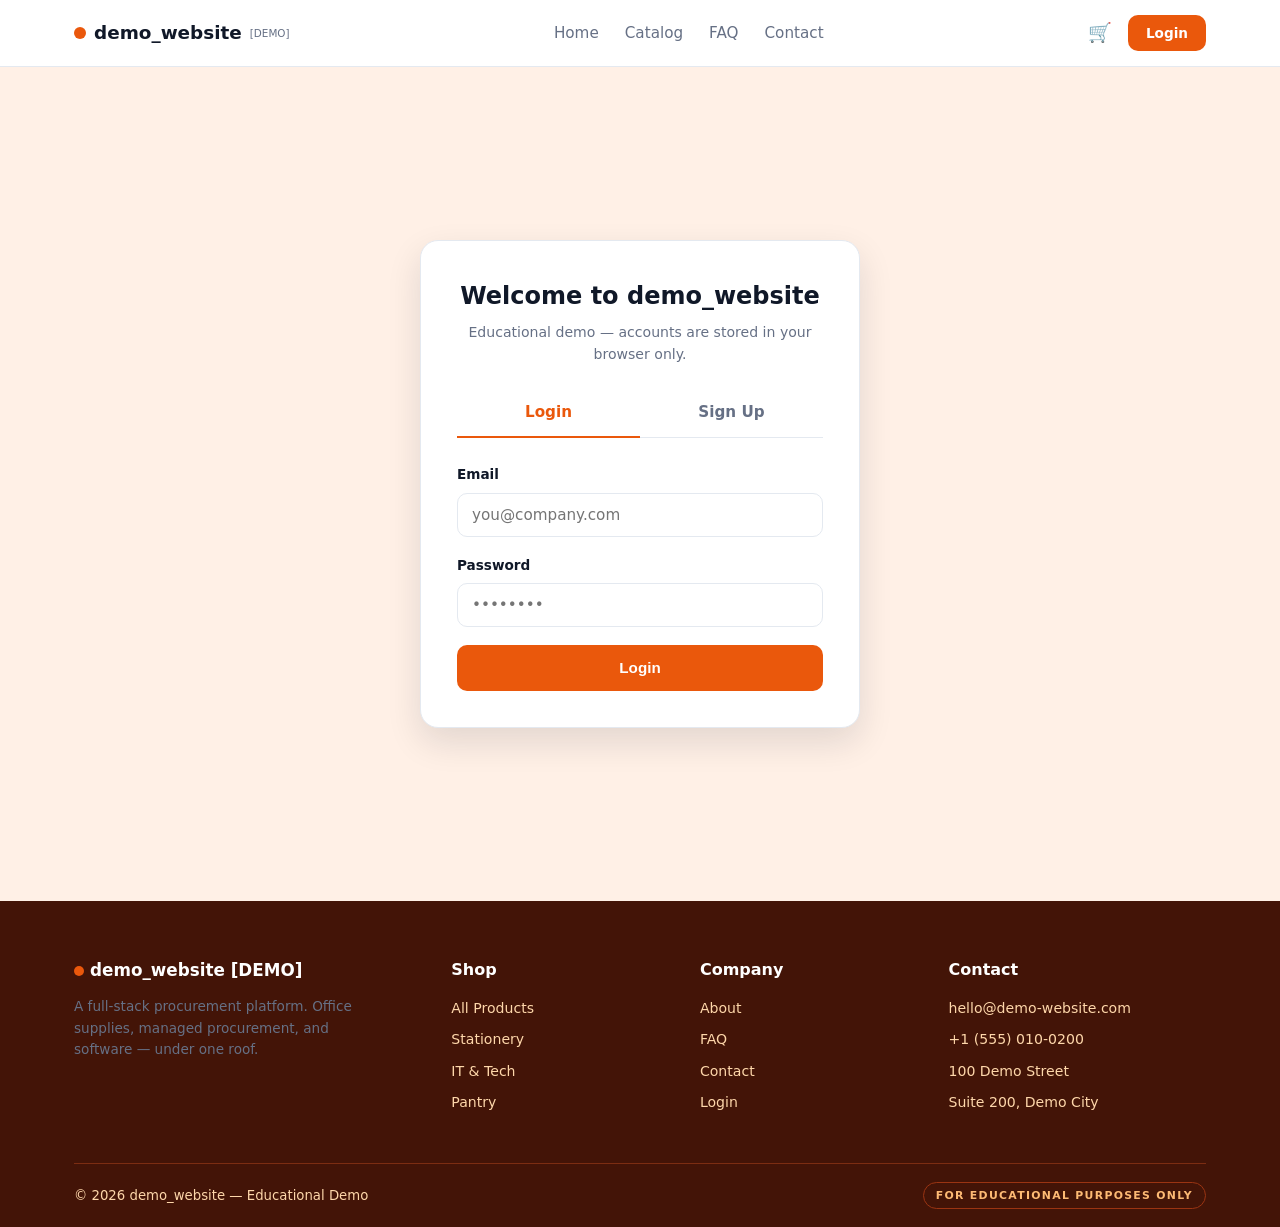
<file: vendor.html>
<!DOCTYPE html>
<html lang="en">
<head>
<meta charset="UTF-8">
<meta name="viewport" content="width=device-width, initial-scale=1.0">
<title>Vendor Portal — demo_website</title>
<meta name="description" content="Vendor order management portal for the demo_website educational demo.">
<link rel="stylesheet" href="css/styles.css">
</head>
<body>
<div id="nav-placeholder"></div>

<section class="page-head">
  <div class="container">
    <h1 class="section-title" id="vendor-title">Vendor Portal</h1>
    <p class="section-sub">OrderFlow — your order management system. Receive, process, and fulfil orders.</p>
    <div class="stat-cards" id="stats"></div>
    <div class="panel">
      <h3>Incoming Orders</h3>
      <div class="table-wrap">
        <table>
          <thead><tr><th>Order ID</th><th>Date</th><th>Customer</th><th>Product</th><th>Qty</th><th>Total</th><th>Status</th><th>Action</th></tr></thead>
          <tbody id="vendor-orders-body"></tbody>
        </table>
      </div>
    </div>
    <div class="panel">
      <h3>How OrderFlow works</h3>
      <div class="steps">
        <div class="step"><div class="step-num">01</div><h3>Receive</h3><p>New orders arrive with status <strong>pending</strong>.</p></div>
        <div class="step"><div class="step-num">02</div><h3>Process & ship</h3><p>Advance orders through <strong>processing</strong> and <strong>shipped</strong>.</p></div>
        <div class="step"><div class="step-num">03</div><h3>Deliver & invoice</h3><p>Mark orders <strong>delivered</strong> — invoices are raised automatically.</p></div>
      </div>
    </div>
  </div>
</section>

<div id="footer-placeholder"></div>
<script src="js/data.js"></script>
<script src="js/auth.js"></script>
<script src="js/cart.js"></script>
<script src="js/app.js"></script>
<script>
const NEXT_STATUS={"pending":"processing","processing":"shipped","shipped":"delivered","delivered":"delivered"};

if(Auth.requireVendor()){
  const user=Auth.currentUser();
  document.getElementById("vendor-title").textContent="Vendor Portal — "+user.name.split(" ")[0];
  const orders=SAMPLE_VENDOR_ORDERS;
  const revenue=orders.reduce((s,o)=>s+o.total,0);
  const pending=orders.filter(o=>o.status==="pending").length;
  const processing=orders.filter(o=>o.status==="processing").length;
  document.getElementById("stats").innerHTML=`
    <div class="stat"><div class="num">${orders.length}</div><div class="label">Total orders</div></div>
    <div class="stat"><div class="num">${pending}</div><div class="label">Pending</div></div>
    <div class="stat"><div class="num">${processing}</div><div class="label">Processing</div></div>
    <div class="stat"><div class="num">${formatPrice(revenue)}</div><div class="label">Revenue</div></div>`;
  renderVendorOrders();
}

function renderVendorOrders(){
  document.getElementById("vendor-orders-body").innerHTML=SAMPLE_VENDOR_ORDERS.map(o=>`
    <tr>
      <td><strong>${o.id}</strong></td>
      <td>${o.date}</td>
      <td>${o.customer}</td>
      <td>${o.product}</td>
      <td>${o.qty}</td>
      <td>${formatPrice(o.total)}</td>
      <td><span class="status status-${o.status}">${o.status}</span></td>
      <td>${o.status!=="delivered"?`<button class="btn btn-secondary btn-sm" onclick="advance('${o.id}')">Advance →</button>`:"—"}</td>
    </tr>`).join("");
}
function advance(id){
  const o=SAMPLE_VENDOR_ORDERS.find(x=>x.id===id);
  if(o&&NEXT_STATUS[o.status]){
    o.status=NEXT_STATUS[o.status];
    renderVendorOrders();
    toast("Order "+id+" → "+o.status);
  }
}
</script>
</body>
</html>
</file>
<file: css/styles.css>
/* ============================================
   demo_website — Educational Demo Stylesheet
   ============================================ */

:root{
  --bg:#fffaf7;
  --surface:#fff0e6;
  --card:#ffffff;
  --text:#101828;
  --text-dim:#667085;
  --border:#e4e9f0;
  --accent:#ea580c;
  --accent-dark:#c2410c;
  --accent-soft:#ffedd5;
  --success:#16a34a;
  --success-soft:#e2f5e9;
  --warning:#b45309;
  --warning-soft:#fdf0dd;
  --danger:#dc2626;
  --danger-soft:#fdeaea;
  --radius:14px;
  --shadow:0 2px 10px rgba(16,24,40,.06);
  --shadow-lg:0 14px 34px rgba(16,24,40,.12);
}

*{margin:0;padding:0;box-sizing:border-box}
html{scroll-behavior:smooth}
body{font-family:"Segoe UI",system-ui,-apple-system,"Helvetica Neue",Arial,sans-serif;background:var(--bg);color:var(--text);line-height:1.6;min-height:100vh;display:flex;flex-direction:column}
a{color:var(--accent);text-decoration:none;transition:color .15s}
a:hover{color:var(--accent-dark)}

.container{width:100%;max-width:1180px;margin:0 auto;padding:0 24px}

/* ---------- Buttons ---------- */
.btn{display:inline-block;padding:12px 26px;border-radius:10px;font-weight:600;font-size:.95rem;line-height:1.2;cursor:pointer;border:2px solid transparent;transition:all .18s ease;user-select:none}
.btn-primary{background:var(--accent);color:#fff}
.btn-primary:hover{background:var(--accent-dark);color:#fff;transform:translateY(-1px)}
.btn-secondary{background:transparent;color:var(--accent);border-color:var(--accent)}
.btn-secondary:hover{background:var(--accent-soft)}
.btn-sm{padding:8px 16px;font-size:.85rem}
.btn-block{display:block;width:100%;text-align:center}
.btn:disabled{opacity:.5;cursor:not-allowed;transform:none}
.mt-20{margin-top:20px}

/* ---------- Nav ---------- */
nav{position:sticky;top:0;z-index:100;background:rgba(255,255,255,.92);backdrop-filter:blur(10px);border-bottom:1px solid var(--border)}
nav .container{display:flex;align-items:center;justify-content:space-between;height:66px;gap:18px}
.logo{font-weight:800;font-size:1.15rem;color:var(--text);display:flex;align-items:center;gap:8px}
.logo .dot{width:12px;height:12px;border-radius:50%;background:var(--accent);display:inline-block}
.nav-links{display:flex;list-style:none;gap:26px}
.nav-links a{color:var(--text-dim);font-weight:500;font-size:.95rem}
.nav-links a:hover{color:var(--accent)}
.nav-right{display:flex;align-items:center;gap:16px}
.cart-link{position:relative;color:var(--text)}
.cart-count{position:absolute;top:-8px;right:-12px;background:var(--accent);color:#fff;font-size:.7rem;font-weight:700;min-width:19px;height:19px;border-radius:999px;display:flex;align-items:center;justify-content:center;padding:0 5px}
.user-chip{position:relative;cursor:pointer;font-weight:600;font-size:.9rem;background:var(--surface);padding:8px 14px;border-radius:999px;user-select:none}
.user-menu{display:none;position:absolute;right:0;top:calc(100% + 8px);background:#fff;border:1px solid var(--border);border-radius:12px;box-shadow:var(--shadow-lg);min-width:180px;padding:8px;z-index:50}
.user-menu.open{display:block}
.user-menu a{display:block;padding:9px 12px;border-radius:8px;color:var(--text);font-size:.9rem;font-weight:500}
.user-menu a:hover{background:var(--surface)}

/* ---------- Hero ---------- */
.hero{background:linear-gradient(140deg,#7c2d12 0%,#c2410c 50%,#f97316 100%);color:#fff;padding:90px 0 100px;position:relative;overflow:hidden}
.hero h1{font-size:clamp(1.8rem,4vw,3rem);line-height:1.18;font-weight:800;max-width:760px}
.hero h1 span{color:#fed7aa}
.hero p{margin:18px 0 30px;color:#fed7aa;max-width:620px;font-size:1.05rem}
.badge{display:inline-block;background:rgba(255,255,255,.12);border:1px solid rgba(255,255,255,.22);color:#fed7aa;font-size:.78rem;font-weight:600;letter-spacing:.06em;text-transform:uppercase;padding:6px 14px;border-radius:999px;margin-bottom:22px}
.hero-cta{display:flex;gap:14px;flex-wrap:wrap}

/* ---------- Marquee ---------- */
.marquee{background:#7c2d12;color:#fed7aa;overflow:hidden;white-space:nowrap;border-top:1px solid #9a3412;border-bottom:1px solid #9a3412;padding:10px 0}
.marquee-track{display:inline-block;animation:marquee 30s linear infinite}
.marquee-track span{margin:0 22px;font-size:.82rem;font-weight:600;letter-spacing:.08em;text-transform:uppercase}
@keyframes marquee{from{transform:translateX(0)}to{transform:translateX(-50%)}}

/* ---------- Sections ---------- */
section{padding:64px 0}
.section-title{font-size:clamp(1.4rem,2.6vw,2rem);font-weight:800;margin-bottom:6px}
.section-sub{color:var(--text-dim);margin-bottom:34px}
.text-center{text-align:center}
.flex-between{display:flex;align-items:end;justify-content:space-between;gap:16px;flex-wrap:wrap}
.mb-40{margin-bottom:40px}

/* ---------- Stats ---------- */
.stats-grid{display:grid;grid-template-columns:repeat(4,1fr);gap:18px}
.stat{background:var(--card);border:1px solid var(--border);border-radius:var(--radius);padding:22px 24px;text-align:center;box-shadow:var(--shadow)}
.stat .num{font-size:2rem;font-weight:800;color:var(--accent)}
.stat .label{color:var(--text-dim);font-size:.88rem}

/* ---------- Grid & cards ---------- */
.grid{display:grid;gap:22px}
.grid-3{grid-template-columns:repeat(3,1fr)}
.grid-4{grid-template-columns:repeat(4,1fr)}
.card{background:var(--card);border:1px solid var(--border);border-radius:var(--radius);padding:28px;box-shadow:var(--shadow);transition:transform .2s ease,box-shadow .2s ease}
.card:hover{transform:translateY(-4px);box-shadow:var(--shadow-lg)}

/* ---------- Steps ---------- */
.steps{display:grid;grid-template-columns:repeat(3,1fr);gap:22px}
.step{background:var(--card);border:1px solid var(--border);border-radius:var(--radius);padding:30px 26px;box-shadow:var(--shadow)}
.step-num{font-size:.85rem;font-weight:800;color:var(--accent);background:var(--accent-soft);display:inline-block;padding:5px 12px;border-radius:999px;margin-bottom:14px}
.step h3{font-size:1.05rem;margin-bottom:6px}
.step p{color:var(--text-dim);font-size:.9rem}

/* ---------- Products ---------- */
.product-card{display:flex;flex-direction:column;background:var(--card);border:1px solid var(--border);border-radius:var(--radius);overflow:hidden;box-shadow:var(--shadow);transition:transform .2s ease,box-shadow .2s ease;color:var(--text)}
.product-card:hover{transform:translateY(-5px);box-shadow:var(--shadow-lg);color:var(--text)}
.product-img{background:linear-gradient(160deg,var(--surface),#ffe4d1);display:flex;align-items:center;justify-content:center;font-size:3.4rem;height:160px}
.product-body{padding:18px 20px 20px;display:flex;flex-direction:column;gap:4px;flex:1}
.product-cat{font-size:.72rem;font-weight:700;letter-spacing:.07em;text-transform:uppercase;color:var(--accent)}
.product-body h3{font-size:.98rem;font-weight:700;line-height:1.35}
.price{font-weight:800;font-size:1.1rem;color:var(--text)}
.stock{font-size:.8rem;color:var(--text-dim)}
.stock.in{color:var(--success);font-weight:600}

/* ---------- Toolbar / filters ---------- */
.toolbar{display:flex;flex-wrap:wrap;gap:12px;align-items:center;margin-bottom:30px}
.chip{padding:8px 18px;border-radius:999px;border:1.5px solid var(--border);background:var(--card);font-size:.88rem;font-weight:600;color:var(--text-dim);cursor:pointer;transition:all .15s;font-family:inherit}
.chip:hover{border-color:var(--accent);color:var(--accent)}
.chip.active{background:var(--accent);border-color:var(--accent);color:#fff}
.search-input{flex:1;min-width:220px;padding:11px 16px;border:1.5px solid var(--border);border-radius:10px;font-size:.95rem;background:var(--card);outline:none;transition:border-color .15s;font-family:inherit}
.search-input:focus{border-color:var(--accent)}

/* ---------- Forms ---------- */
.form-group{margin-bottom:18px}
.form-group label{display:block;font-size:.85rem;font-weight:600;margin-bottom:7px;color:var(--text)}
.form-group input,.form-group select,.form-group textarea{width:100%;padding:12px 14px;border:1.5px solid var(--border);border-radius:10px;font-size:.95rem;font-family:inherit;background:var(--card);color:var(--text);outline:none;transition:border-color .15s}
.form-group input:focus,.form-group select:focus,.form-group textarea:focus{border-color:var(--accent)}
.form-error{background:var(--danger-soft);color:var(--danger);border:1px solid #f5c6c6;border-radius:10px;padding:11px 14px;font-size:.88rem;margin-bottom:16px;display:none}
.form-row{display:grid;grid-template-columns:1fr 1fr;gap:16px}

/* ---------- Auth ---------- */
.auth-wrap{min-height:calc(100vh - 66px);display:flex;align-items:center;justify-content:center;padding:48px 24px;background:var(--surface)}
.auth-card{width:100%;max-width:440px;background:var(--card);border:1px solid var(--border);border-radius:18px;box-shadow:var(--shadow-lg);padding:36px}
.auth-tabs{display:flex;border-bottom:1.5px solid var(--border);margin-bottom:26px}
.auth-tab{flex:1;text-align:center;padding:12px;font-weight:700;font-size:.95rem;color:var(--text-dim);cursor:pointer;border-bottom:2.5px solid transparent;margin-bottom:-1.5px}
.auth-tab.active{color:var(--accent);border-bottom-color:var(--accent)}

/* ---------- Tables ---------- */
.table-wrap{background:var(--card);border:1px solid var(--border);border-radius:var(--radius);overflow:auto;box-shadow:var(--shadow)}
table{width:100%;border-collapse:collapse;font-size:.92rem}
th{background:var(--surface);text-align:left;padding:13px 16px;font-size:.78rem;letter-spacing:.05em;text-transform:uppercase;color:var(--text-dim);white-space:nowrap}
td{padding:13px 16px;border-top:1px solid var(--border);white-space:nowrap}
tr:hover td{background:#fff8f3}
.status{display:inline-block;padding:4px 12px;border-radius:999px;font-size:.76rem;font-weight:700;letter-spacing:.02em;text-transform:capitalize}
.status-delivered,.status-paid{background:var(--success-soft);color:var(--success)}
.status-shipped{background:var(--accent-soft);color:var(--accent)}
.status-confirmed,.status-processing{background:#fef3c7;color:#92400e}
.status-pending{background:var(--warning-soft);color:var(--warning)}
.status-cancelled{background:var(--danger-soft);color:var(--danger)}

/* ---------- Dashboard / vendor ---------- */
.page-head{padding:44px 0 0}
.stat-cards{display:grid;grid-template-columns:repeat(4,1fr);gap:18px;margin:26px 0 34px}
.panel{background:var(--card);border:1px solid var(--border);border-radius:var(--radius);box-shadow:var(--shadow);padding:26px;margin-bottom:28px}
.panel h3{font-size:1.05rem;margin-bottom:17px}

/* ---------- Product detail ---------- */
.product-detail{display:grid;grid-template-columns:1fr 1fr;gap:44px;align-items:start}
.product-hero{background:linear-gradient(160deg,var(--surface),#ffe4d1);border-radius:var(--radius);display:flex;align-items:center;justify-content:center;font-size:7rem;height:380px}
.qty-row{display:flex;align-items:center;gap:14px;margin:20px 0}
.qty-btn{width:38px;height:38px;border-radius:10px;border:1.5px solid var(--border);background:var(--card);font-size:1.15rem;font-weight:700;cursor:pointer;color:var(--text)}
.qty-btn:hover{border-color:var(--accent);color:var(--accent)}
.qty-input{width:70px;text-align:center;padding:8px;border:1.5px solid var(--border);border-radius:10px;font-size:1rem}

/* ---------- Cart / checkout ---------- */
.cart-layout{display:grid;grid-template-columns:1.8fr 1fr;gap:28px;align-items:start}
.cart-item{display:flex;gap:18px;align-items:center;background:var(--card);border:1px solid var(--border);border-radius:var(--radius);padding:16px 18px;margin-bottom:14px;box-shadow:var(--shadow);flex-wrap:wrap}
.cart-item .emoji{font-size:2.3rem;background:var(--surface);border-radius:12px;width:64px;height:64px;display:flex;align-items:center;justify-content:center;flex-shrink:0}
.cart-item .info{flex:1;min-width:180px}
.cart-item .info h4{font-size:.95rem}
.cart-item .info .muted{color:var(--text-dim);font-size:.83rem}
.link-danger{color:var(--danger);font-size:.85rem;font-weight:600;cursor:pointer;background:none;border:none;padding:0;font-family:inherit}
.summary{position:sticky;top:88px}
.sum-row{display:flex;justify-content:space-between;padding:9px 0;font-size:.95rem;gap:12px}
.sum-row.total{border-top:2px solid var(--border);margin-top:8px;padding-top:14px;font-weight:800;font-size:1.08rem}
.muted{color:var(--text-dim)}

/* ---------- FAQ ---------- */
.faq-item{background:var(--card);border:1px solid var(--border);border-radius:12px;margin-bottom:12px;overflow:hidden;box-shadow:var(--shadow)}
.faq-q{width:100%;text-align:left;padding:19px 22px;font-size:.98rem;font-weight:700;background:none;border:none;cursor:pointer;display:flex;justify-content:space-between;align-items:center;gap:14px;font-family:inherit;color:var(--text)}
.faq-q .chev{transition:transform .2s;color:var(--text-dim);font-size:.9rem}
.faq-item.open .chev{transform:rotate(180deg)}
.faq-a{max-height:0;overflow:hidden;transition:max-height .25s ease}
.faq-a-inner{padding:0 22px 20px;color:var(--text-dim);font-size:.93rem}
.faq-item.open .faq-a{max-height:400px}

/* --------- Contact ---------- */
.page-head{padding:44px 0 0}
.contact-grid{display:grid;grid-template-columns:1.4fr 1fr;gap:28px;align-items:start}
.contact-info .card{margin-bottom:16px;padding:20px 22px}
.contact-info h4{font-size:.95rem;margin-bottom:4px}
.contact-info p{color:var(--text-dim);font-size:.9rem}

/* --------- Toast ---------- */
.toast{position:fixed;bottom:26px;left:50%;transform:translateX(-50%) translateY(90px);background:#7c2d12;color:#fff;padding:13px 26px;border-radius:999px;font-size:.92rem;font-weight:600;box-shadow:var(--shadow-lg);opacity:0;transition:all .3s ease;z-index:1000;max-width:90vw;text-align:center}
.toast.show{opacity:1;transform:translateX(-50%) translateY(0)}

/* ---------- Footer ---------- */
footer{background:#431407;color:#fed7aa;margin-top:auto}
.footer-grid{display:grid;grid-template-columns:1.6fr 1fr 1fr 1.2fr;gap:34px;padding:56px 0 40px}
.footer-brand{color:#fff;font-weight:800;font-size:1.05rem;margin-bottom:12px}
.footer-col h4{color:#fff;fot-size:.9rem;margin-bottom:14px}
.footer-col ul{list-style:none}
.footer-col li{margin-bottom:9px;font-size:.88rem}
.footer-col a{color:#fed7aa;}
.footer-col a:hover{color:#fff}
.footer-bottom{border-top:1px solid #7c2d12;padding:18px 0;display:flex;align-items:center;justify-content:space-between;frex-wrap:wrap;gap:10px}
.footer-bottom p{font-size:.83rem}
.demo-notice{font-size:.68rem;font-weight:800;letter-spacing:.12em;border:1px solid #9a3412;padding:4px 12px;border-radius:999px;color:#fdba74}

/* ---------- Reveal animations ---------- */
.reveal{opacity:0;transform:translateY(22px);transition:opacity .6s ease,transform .6s ease}
.reveal.visible{opacity:1;transform:none}

/* ---------- Success panel ---------- */
.success-panel{text-align:center;max-width:560px;margin:0 auto;background:var(--card);border:1px solid var(--border);border-radius:18px;padding:48px 36px;box-shadow:var(--shadow-lg)}
.success-panel .big{font-size:3.4rem;margin-bottom:12px}

/* ---------- Responsive ---------- */
@media(max-width:960px){
  .nav-links{display:none}
  .grid-4{grid-template-columns:repeat(2,1fr)}
  .grid-3,.steps{grid-template-columns:1fr 1fr}
  .stats-grid,.stat-cards{grid-template-columns:1fr 1fr}
  .product-detail{grid-template-columns:1fr}
  .cart-layout,.contact-grid{grid-template-columns:1fr}
  .footer-grid{grid-template-columns:1fr 1fr}
}
@media(max-width:620px){
  .grid-4,.grid-3,.steps,.form-row{grid-template-columns:1fr}
  .stats-grid,.stat-cards{grid-template-columns:1fr}
  .footer-grid{grid-template-columns:1fr}
  section{padding:44px 0}
}
</file>
